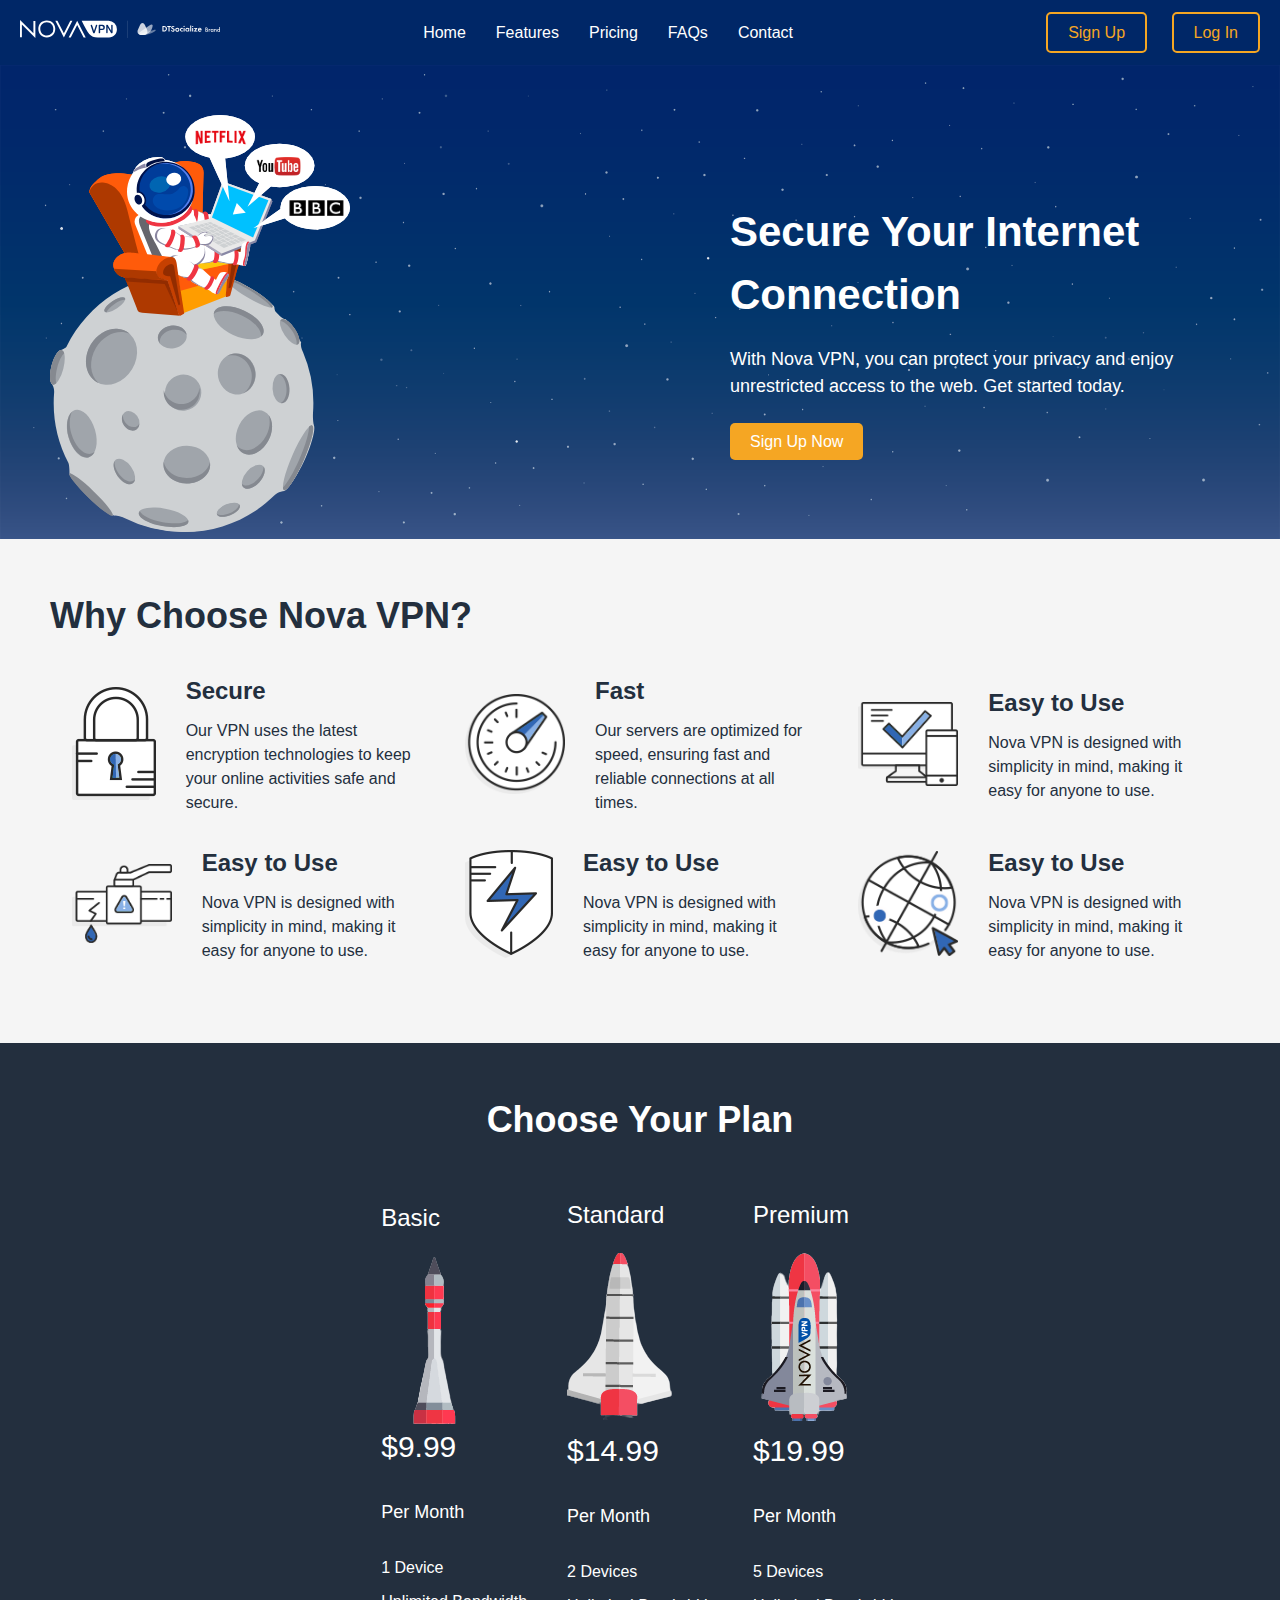
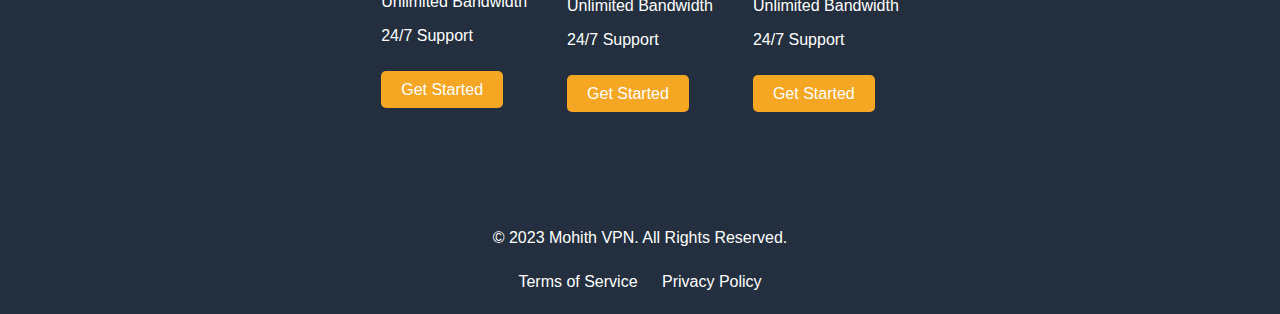
<file: landing-page/index.html>
<!DOCTYPE html>
<html lang="en">
   <head>
      <meta charset="UTF-8">
      <meta name="viewport" content="width=device-width, initial-scale=1.0">
      <title>Mohith VPN</title>
      <link rel="stylesheet" href="style.css">
   </head>
   <body>
      <!-- Header -->
      <header>
         <div class="logo">
            <img src="./assests/logo.svg" alt="Nova VPN Logo">
         </div>
         <nav>
            <ul>
               <li><a href="#">Home</a></li>
               <li><a href="#">Features</a></li>
               <li><a href="#">Pricing</a></li>
               <li><a href="#">FAQs</a></li>
               <li><a href="#">Contact</a></li>
            </ul>
         </nav>
         <div class="cta">
            <a href="#">Sign Up</a>
            <a href="#">Log In</a>
         </div>
      </header>
      <!-- Hero Section -->
      <section class="hero">
        <div class="hero-img">
            <img src="./assests/cosmonaut1.svg" alt="" srcset="" id="hero-img">
        </div>
         <div class="hero-text">
            <h1>Secure Your Internet Connection</h1>
            <p>With Nova VPN, you can protect your privacy and enjoy unrestricted access to the web. Get started today.</p>
            <a href="#" class="cta-btn">Sign Up Now</a>
         </div>
         
      </section>
      <!-- Features Section -->
      <section class="features">
         <h2>Why Choose Nova VPN?</h2>
         <div class="top">
            <div class="feature">
                <img src="./assests/feature-aes-256.png" alt="Secure Icon">
                <div>
                   <h3>Secure</h3>
                   <p>Our VPN uses the latest encryption technologies to keep your online activities safe and secure.</p>
                </div>
            </div>
                <div class="feature">
                   <img src="./assests/feature-highspeed.png" alt="Fast Icon">
                   <div>
                      <h3>Fast</h3>
                      <p>Our servers are optimized for speed, ensuring fast and reliable connections at all times.</p>
                   </div>
                </div>
                <div class="feature">
                   <img src="./assests/feature-multiple-loggins.png" alt="Easy to Use Icon">
                   <div>
                      <h3>Easy to Use</h3>
                      <p>Nova VPN is designed with simplicity in mind, making it easy for anyone to use.</p>
                   </div>
                </div>
            </div>
            <div class="top">
                <div class="feature">
                    <img src="./assests/feature-dns-leak-protection.png" alt="Easy to Use Icon">
                    <div>
                       <h3>Easy to Use</h3>
                       <p>Nova VPN is designed with simplicity in mind, making it easy for anyone to use.</p>
                    </div>
                 </div>
                 <div class="feature">
                    <img src="./assests/feature-no-logging.png" alt="Easy to Use Icon">
                    <div>
                       <h3>Easy to Use</h3>
                       <p>Nova VPN is designed with simplicity in mind, making it easy for anyone to use.</p>
                    </div>
                 </div>
                 <div class="feature">
                    <img src="./assests/feature-unlimited-server-changes.png" alt="Easy to Use Icon">
                    <div>
                       <h3>Easy to Use</h3>
                       <p>Nova VPN is designed with simplicity in mind, making it easy for anyone to use.</p>
                    </div>
                 </div>
             </div>
      </section>
      <!-- Pricing Section -->
      <section class="pricing">
         <h2>Choose Your Plan</h2>
         <div class="plan">
            <div class="plan-box">
               <div class="plan-name">Basic</div>
               <div class="img">
                <img src="./assests/light_packet-1507095544360-removebg-preview.png" alt="" srcset="">
               </div>
               <div class="plan-price">$9.99</div>
               <div class="plan-duration">Per Month</div>
               <ul class="plan-features">
                  <li>1 Device</li>
                  <li>Unlimited Bandwidth</li>
                  <li>24/7 Support</li>
               </ul>
               <a href="#" class="plan-cta">Get Started</a>
            </div>
            <div class="plan-box">
               <div class="plan-name">Standard</div>
               <img src="./assests/medium_package-1507095601661-removebg-preview.png" alt="" srcset="">
               <div class="plan-price">$14.99</div>
               <div class="plan-duration">Per Month</div>
               <ul class="plan-features">
                  <li>2 Devices</li>
                  <li>Unlimited Bandwidth</li>
                  <li>24/7 Support</li>
               </ul>
               <a href="#" class="plan-cta">Get Started</a>
            </div>
            <div class="plan-box">
               <div class="plan-name">Premium</div>
               <img src="./assests/best_offer-1507095609140-removebg-preview.png " alt="" srcset="">
               <div class="plan-price">$19.99</div>
               <div class="plan-duration">Per Month</div>
               <ul class="plan-features">
                  <li>5 Devices</li>
                  <li>Unlimited Bandwidth</li>
                  <li>24/7 Support</li>
               </ul>
               <a href="#" class="plan-cta">Get Started</a>
            </div>
         </div>
      </section>
      <!-- Footer -->
      <footer>
         <p>&copy; 2023 Mohith VPN. All Rights Reserved.</p>
         <div class="footer-links">
            <a href="#">Terms of Service</a>
            <a href="#">Privacy Policy</a>
         </div>
      </footer>
      <script>
        var array = ["./assests/cosmonaut1.svg","./assests/main-slide-4.png"]
        var carouselItems = document.getElementById('hero-img');
        var currentIndex = 0;
        var intervalId = setInterval(changeCarouselItem, 3000);

        function changeCarouselItem() {
            carouselItems.src=array[currentIndex]
            currentIndex = (currentIndex + 1) % array.length;
            console.log(array[currentIndex])
        }

      </script>
   </body>
</html>
</file>
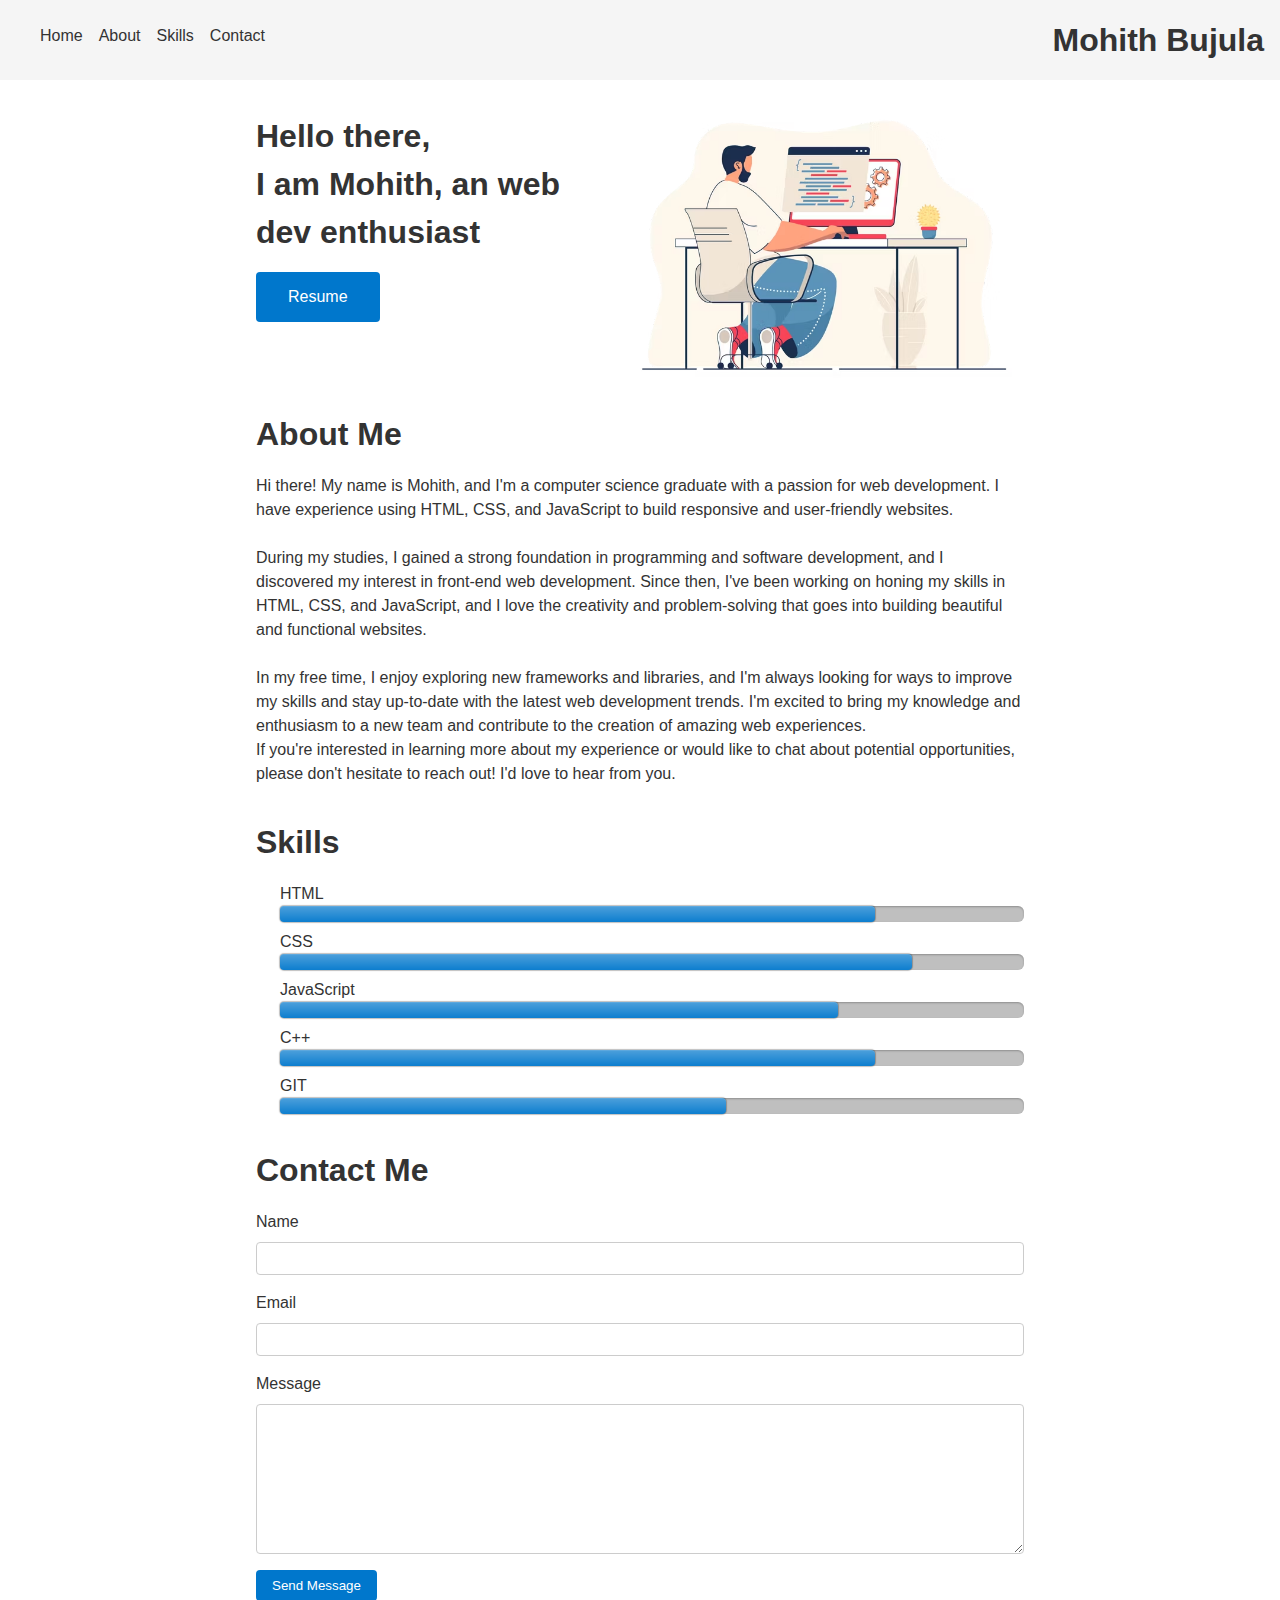
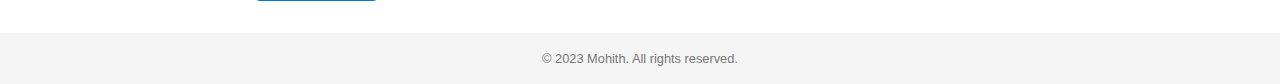
<file: portfolio/index.html>
<!DOCTYPE html>
<html lang="en">
  <head>
    <meta charset="UTF-8" />
    <meta name="viewport" content="width=device-width, initial-scale=1.0" />
    <title>Mohith | UX Designer</title>
    <link rel="stylesheet" href="style.css" />
  </head>
  <body>
    <header>
      <nav>
        <ul>
          <li><a href="#">Home</a></li>
          <li><a href="#about">About</a></li>
          <li><a href="#skills">Skills</a></li>
          <li><a href="#contact">Contact</a></li>
        </ul>
      </nav>
      <div class="hero">
        <h1>Mohith Bujula</h1>
      </div>
    </header>

    <main>
      <section class="home">
        <div class="info">
            <h1>Hello there,</h1>
            <h2>I am Mohith, an web dev enthusiast</h2>
            <button class="button">Resume</button>
        </div>
        <img src="dev.avif" alt="">
      </section>
      <section class="about" id="about">
        <h2>About Me</h2>
        <p>
          Hi there! My name is Mohith, and I'm a computer science graduate with
          a passion for web development. I have experience using HTML, CSS, and
          JavaScript to build responsive and user-friendly websites.<br /><br />

          During my studies, I gained a strong foundation in programming and
          software development, and I discovered my interest in front-end web
          development. Since then, I've been working on honing my skills in
          HTML, CSS, and JavaScript, and I love the creativity and
          problem-solving that goes into building beautiful and functional
          websites.<br /><br />

          In my free time, I enjoy exploring new frameworks and libraries, and
          I'm always looking for ways to improve my skills and stay up-to-date
          with the latest web development trends. I'm excited to bring my
          knowledge and enthusiasm to a new team and contribute to the creation
          of amazing web experiences.<br />

          If you're interested in learning more about my experience or would
          like to chat about potential opportunities, please don't hesitate to
          reach out! I'd love to hear from you.
        </p>
      </section>

      <section class="skills" id="skills">
        <h2>Skills</h2>
        <ul>
          <li>
            HTML
            <div class="progress">
              <div class="progress-bar" data-progress="80%"></div>
            </div>
          </li>
          <li>
            CSS
            <div class="progress">
              <div class="progress-bar1" data-progress="80%"></div>
            </div>
          </li>
          <li>
            JavaScript
            <div class="progress">
              <div class="progress-bar2" data-progress="80%"></div>
            </div>
          </li>
          <li>
            C++
            <div class="progress">
              <div class="progress-bar" data-progress="80%"></div>
            </div>
          </li>
          <li>
            GIT
            <div class="progress">
              <div class="progress-bar3" data-progress="80%"></div>
            </div>
          </li>
        </ul>
      </section>

      <section class="contact" id="contact">
        <h2>Contact Me</h2>
        <form >
          <label for="name">Name</label>
          <input type="text" id="name" name="name" required />

          <label for="email">Email</label>
          <input type="email" id="email" name="email" required />

          <label for="message">Message</label>
          <textarea id="message" name="message" required></textarea>

          <button type="submit">Send Message</button>
        </form>
      </section>
    </main>

    <footer>
      <p>&copy; 2023 Mohith. All rights reserved.</p>
    </footer>
  </body>
</html>
</file>
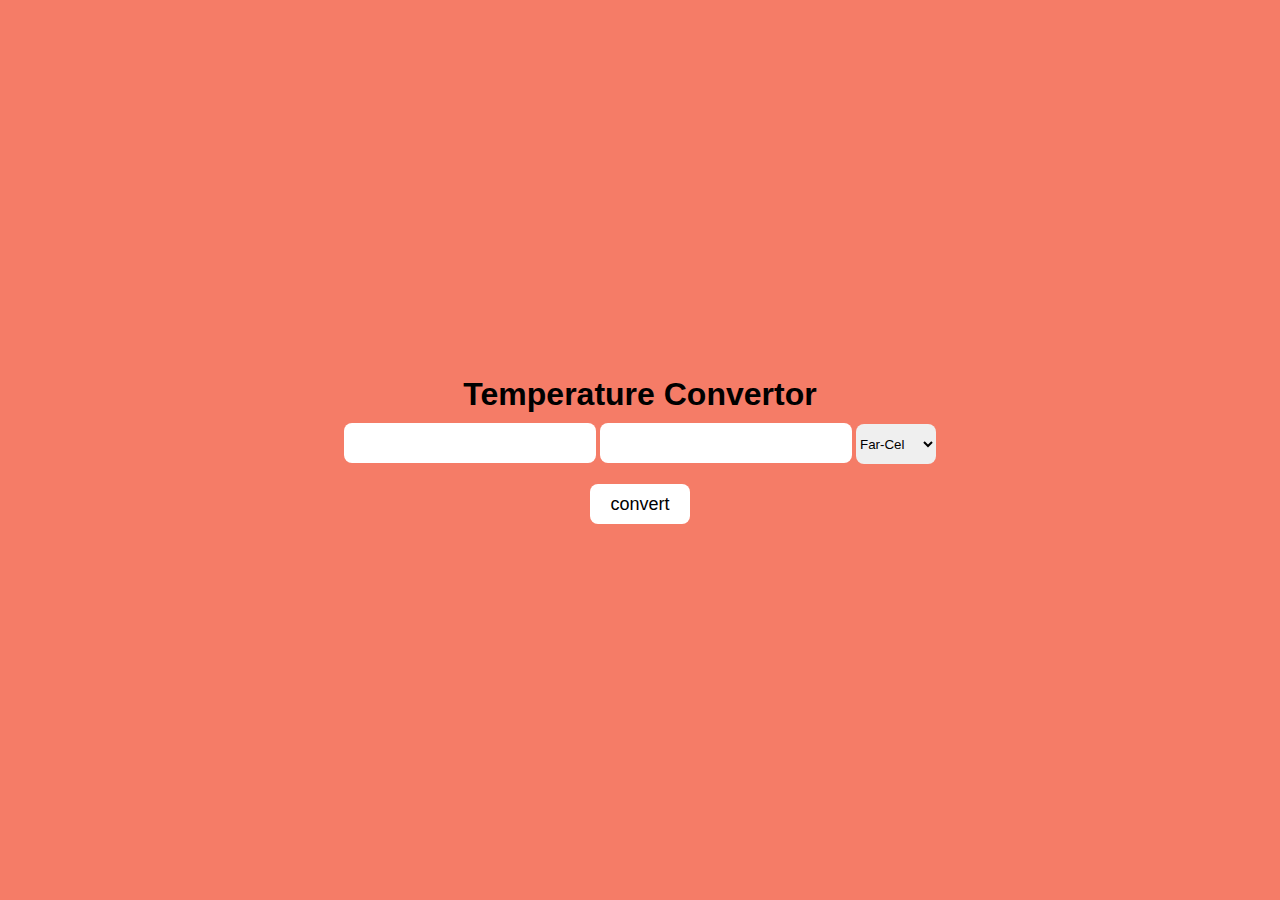
<file: temperature-convertor/index.html>
<!DOCTYPE html>
<html lang="en">
<head>
    <meta charset="UTF-8">
    <meta http-equiv="X-UA-Compatible" content="IE=edge">
    <meta name="viewport" content="width=device-width, initial-scale=1.0">
    <title>Document</title>
    <link rel="stylesheet" href="style.css">
    <script src="script.js"></script>
</head>
<body>
    <div class="main">
        <h1 class="title">Temperature Convertor</h1>
        <div class="convertor">
            <input type="text" name="" id="input" class="input" >
            <input type="text" name="" id="output" class="input" readonly>
            <select name="" id="options" class="dropdown">
                <option value="F">Far-Cel</option>
                <option value="C">Cel-Far</option>
            </select>
        </div>
        <button onclick="convertTemperature()" class="button">convert</button>
    </div>
</body>
</html>
</file>
<file: temperature-convertor/style.css>
*{
    margin: 0;
    padding: 0;
    box-sizing: border-box;
}

.main{
    height: 100vh;
    width: 100%;
    background-color: rgb(245, 124, 103);
    display: flex;
    flex-direction: column;
    align-items: center;
    justify-content: center;
}

.convertor{
    margin-top: 10px;
}
.input{
    height: 40px;
    outline: none;
    border: none;
    border-radius: 8px;
    padding-left: 20px;
    font-size: large;
}

.output{
    width: 200px;
    height: 40px;
    outline: none;
    border: none;
    border-radius: 8px;
    font-size: large;
    display: inline;
    background-color: white; 
}
.title{
    font-family: sans-serif;
    color: black;
}

.dropdown{
    width: 80px;
    height: 40px;
    border-radius: 8px;
    border: none;
}

.button{
    margin-top: 20px;
    height: 40px;
    width: 100px;
    background: white;
    border: none;
    outline: none;
    border-radius: 8px;
    cursor: pointer;
    font-size: large;
}
</file>
<file: landing-page/style.css>
/* Reset Styles */
* {
  margin: 0;
  padding: 0;
  box-sizing: border-box;
}

/* Global Styles */
body {
  font-family: Arial, sans-serif;
  font-size: 16px;
  line-height: 1.5;
}

/* Header Styles */
header {
  display: flex;
  align-items: center;
  justify-content: space-between;
  padding: 20px;
  background-color: rgb(0, 39, 103);
  color: #fff;
  position: sticky;
  top: 0;
  left: 0;
}

.logo img {
  width: 200px;
}

nav ul {
  display: flex;
  list-style: none;
}

nav li {
  margin-right: 30px;
}

nav a {
  color: #fff;
  text-decoration: none;
  transition: color 0.3s ease-in-out;
}

nav a:hover {
  color: #f5a623;
}

.cta a {
  margin-left: 20px;
  padding: 10px 20px;
  border: 2px solid #f5a623;
  border-radius: 5px;
  color: #f5a623;
  text-decoration: none;
  transition: background-color 0.3s ease-in-out, color 0.3s ease-in-out;
}

.cta a:hover {
  background-color: #f5a623;
  color: #fff;
}

/* Hero Section Styles */
.hero {
  display: flex;
  justify-content: space-between;
  align-items: center;
  padding: 50px;
  padding-bottom: 0;
  /* padding-right: 0; */
  color: white;
  background-image: url("./assests/main-bg@3x.png");
  background-size: 100%;
  background-repeat: no-repeat;
}

.hero-text {
  max-width: 500px;
}

.hero-img{
    width: 300px;
}
.hero h1 {
  font-size: 42px;
  margin-bottom: 20px;
}

.hero p {
  font-size: 18px;
  margin-bottom: 30px;
}

.cta-btn {
  padding: 10px 20px;
  background-color: #f5a623;
  color: #fff;
  border-radius: 5px;
  text-decoration: none;
  transition: background-color 0.3s ease-in-out, color 0.3s ease-in-out;
}

.cta-btn:hover {
  background-color: #232f3e;
  color: #fff;
}

.hero-image {
  width: 100px;
}

/* Features Section Styles */
.features {
  padding: 50px;
  background-color: #f5f5f5;
  color: #232f3e;
  display: flex;
  flex-direction: column;
}

.features h2 {
  font-size: 36px;
  margin-bottom: 30px;
}

.top{
    display: flex;
    justify-content: space-around;
    align-items: center;
}
.feature {
  display: flex;
  align-items: center;
  margin-bottom: 30px;
  width: 350px;
}

.feature img {
  width: 100px;
  object-fit: cover;
  margin-right: 30px;
}

.feature h3 {
  font-size: 24px;
  margin-bottom: 10px;
}

/* Pricing Section Styles */
.pricing {
  padding: 50px;
  background-color: #232f3e;
  color: #fff;
}

.pricing h2 {
  font-size: 36px;
  margin-bottom: 30px;
  text-align: center;
}

.plan {
  display: flex;
  flex-wrap: wrap;
  justify-content: center;
  align-items: center;
  margin-bottom: 30px;
}

.plan-box{
    padding: 20px;
}

.img{
    display: flex;
    align-items: flex-start;
}
.plan-name {
  font-size: 24px;
  margin-bottom: 20px;
}

.plan-price {
  font-size: 30px;
  margin-bottom: 30px;
}

.plan-duration {
  font-size: 18px;
  margin-bottom: 30px;
}

.plan-features {
  list-style: none;
  margin-bottom: 30px;
}

.plan-features li {
  margin-bottom: 10px;
}

.plan-cta {
  padding: 10px 20px;
  background-color: #f5a623;
  color: #fff;
  border-radius: 5px;
  text-decoration: none;
  transition: background-color 0.3s ease-in-out, color 0.3s ease-in-out;
}

.plan-cta:hover {
  background-color: #232f3e;
  color: #fff;
}

/* Footer Styles */
footer {
  padding: 20px;
  background-color: #232f3e;
  color: #fff;
  text-align: center;
}

.footer-links {
  margin-top: 20px;
}

.footer-links a {
  color: #fff;
  text-decoration: none;
  margin-right: 20px;
}

.footer-links a:last-of-type {
  margin-right: 0;
}
</file>
<file: portfolio/style.css>
/* Reset styles */
* {
    margin: 0;
    padding: 0;
    box-sizing: border-box;
  }
  
  body {
    font-family: Arial, sans-serif;
    font-size: 16px;
    line-height: 1.5;
    color: #333;
  }
  
  header {
    background-color: #f5f5f5;
    padding: 1rem;
    display: flex;
    justify-content: space-between;
    align-items: center;
  }
  
  nav ul {
    display: flex;
    list-style: none;
  }
  
  nav li:not(:last-child) {
    margin-right: 1rem;
  }
  
  nav a {
    color: #333;
    text-decoration: none;
    transition: all 0.3s ease-in-out;
  }
  
  nav a:hover {
    color: #0077cc;
  }
  
  main {
    max-width: 800px;
    margin: 2rem auto;
    padding: 0 1rem;
  }
  
  section:not(:last-child) {
    margin-bottom: 2rem;
  }
  
  h2 {
    font-size: 2rem;
    margin-bottom: 1rem;
  }
  
  ul {
    list-style: disc;
    margin-left: 1.5rem;
  }
  
  li {
    margin-bottom: 0.5rem;
  }
  
  a {
    color: #0077cc;
    text-decoration: none;
    transition: all 0.3s ease-in-out;
  }
  
  a:hover {
    color: #005299;
  }
  
  form label {
    display: block;
    margin-bottom: 0.5rem;
  }
  
  form input,
  form textarea {
    display: block;
    width: 100%;
    padding: 0.5rem;
    border-radius: 0.25rem;
    border: 1px solid #ccc;
    margin-bottom: 1rem;
  }
  
  form textarea {
    resize: vertical;
    min-height: 150px;
  }
  
  form button {
    background-color: #0077cc;
    color: #fff;
    padding: 0.5rem 1rem;
    border-radius: 0.25rem;
    border: none;
    cursor: pointer;
    transition: all 0.3s ease-in-out;
  }
  
  form button:hover {
    background-color: #005299;
  }
  
  footer {
    background-color: #f5f5f5;
    text-align: center;
    padding: 1rem;
    margin-top: 2rem;
  }
  
  footer p {
    font-size: 0.8rem;
    color: #777;
  }
  
.progress {
    background: rgba(0, 0, 0, 0.25);
    border-radius: 6px;
    -webkit-box-shadow: inset 0 1px 2px rgba(0, 0, 0, 0.25),
      0 1px rgba(255, 255, 255, 0.08);
    box-shadow: inset 0 1px 2px rgba(0, 0, 0, 0.25),
      0 1px rgba(255, 255, 255, 0.08);
}
.progress-bar,
.progress-bar1,
.progress-bar2,
.progress-bar3 {
    height: 16px;
    border-radius: 4px;
    background-image: -webkit-linear-gradient(
      top,
      rgba(255, 255, 255, 0.3),
      rgba(255, 255, 255, 0.05)
    );
    background-image: -moz-linear-gradient(
      top,
      rgba(255, 255, 255, 0.3),
      rgba(255, 255, 255, 0.05)
    );
    background-image: -o-linear-gradient(
      top,
      rgba(255, 255, 255, 0.3),
      rgba(255, 255, 255, 0.05)
    );
    background-image: linear-gradient(
      to bottom,
      rgba(255, 255, 255, 0.3),
      rgba(255, 255, 255, 0.05)
    );
    -webkit-transition: 0.4s linear;
    -moz-transition: 0.4s linear;
    -o-transition: 0.4s linear;
    transition: 0.4s linear;
    -webkit-transition-property: width, background-color;
    -moz-transition-property: width, background-color;
    -o-transition-property: width, background-color;
    transition-property: width, background-color;
    -webkit-box-shadow: 0 0 1px 1px rgba(0, 0, 0, 0.25),
    inset 0 1px rgba(255, 255, 255, 0.1);
    box-shadow: 0 0 1px 1px rgba(0, 0, 0, 0.25),
    inset 0 1px rgba(255, 255, 255, 0.1);
}
  
.progress > .progress-bar {
    width: 80%;
    background-color: #0077cc;
}

.progress > .progress-bar1 {
    width: 85%;
    background-color: #0077cc;
}

.progress > .progress-bar2 {
    width: 75%;
    background-color: #0077cc;
}

.progress > .progress-bar3 {
    width: 60%;
    background-color: #0077cc;
}

li{
    list-style: none;
}

.home{
    display: flex;
}

.home > img{
    width: 400px;
}

.button {
    background-color: #0077cc;
    color: #fff;
    padding: 1rem 2rem;
    border-radius: 0.25rem;
    border: none;
    cursor: pointer;
    font-size: medium;
}
  
.button:hover {
    background-color: #005299;
}
</file>
